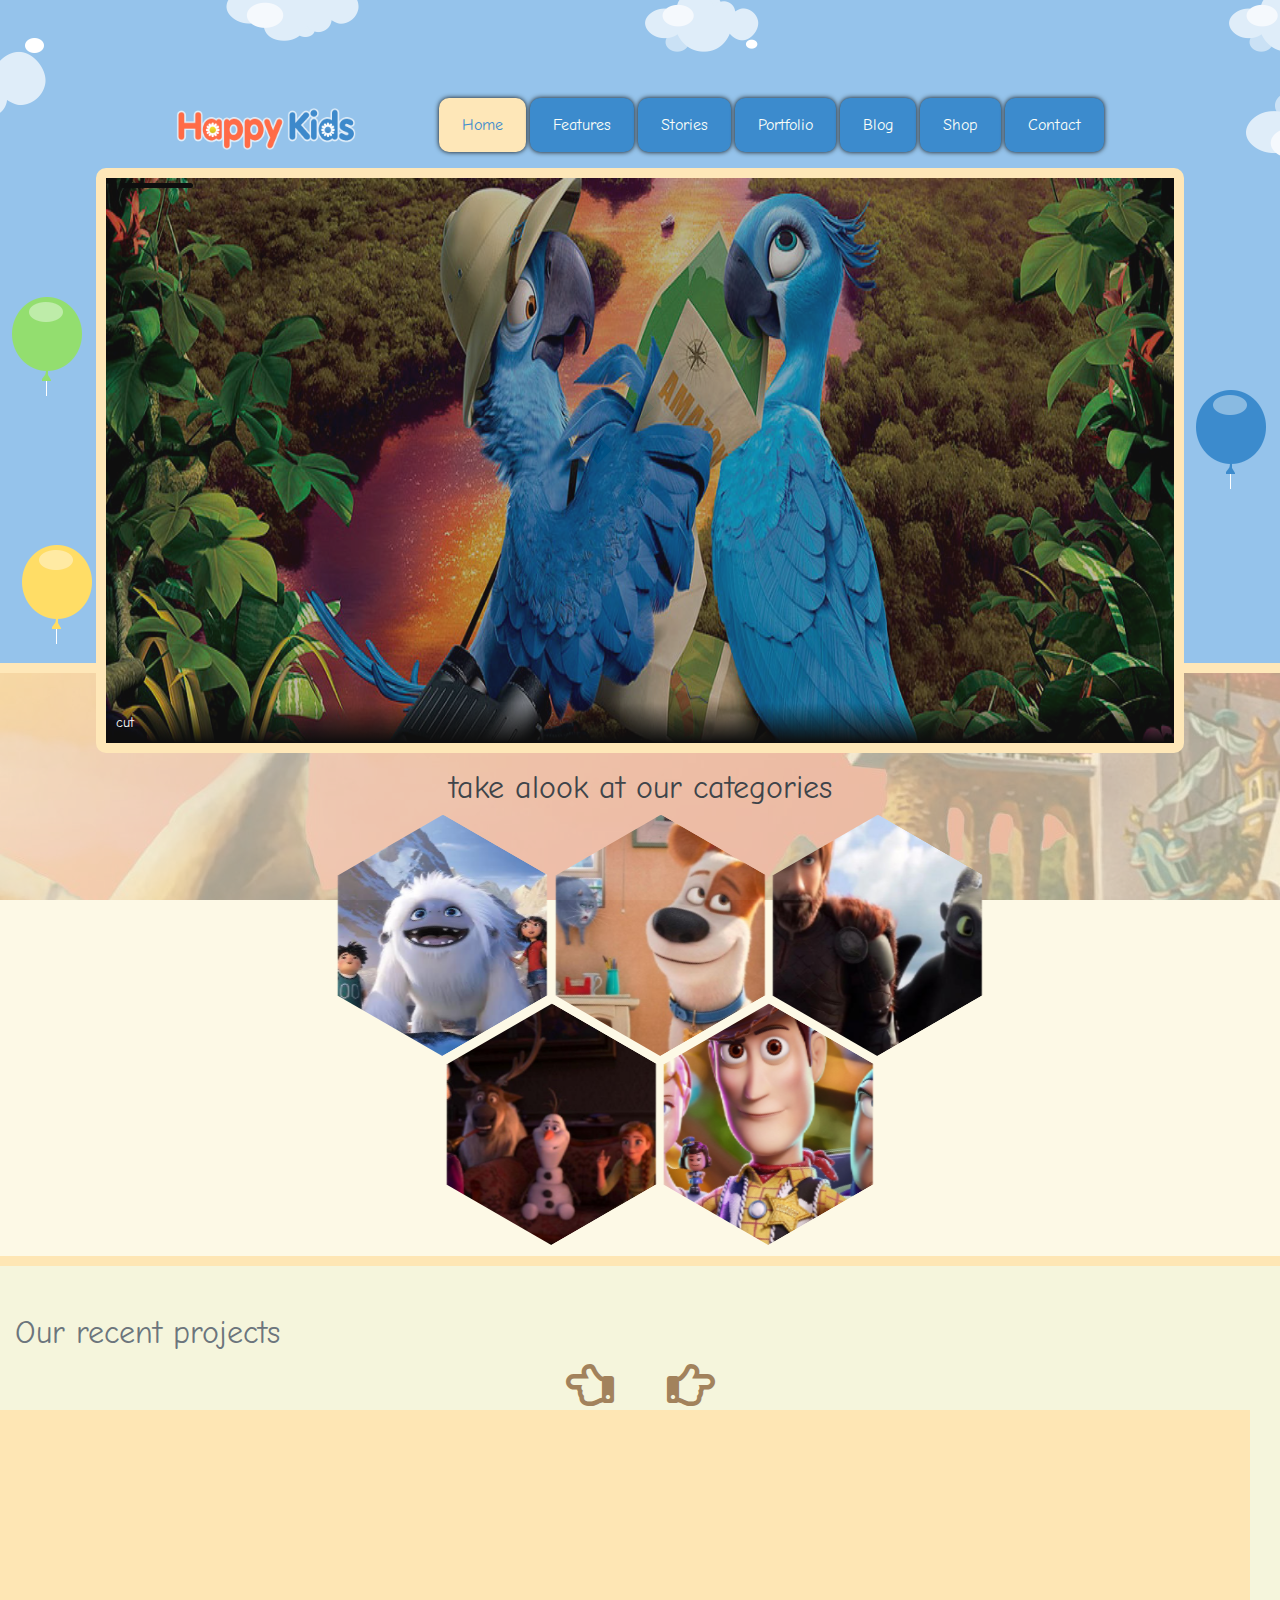
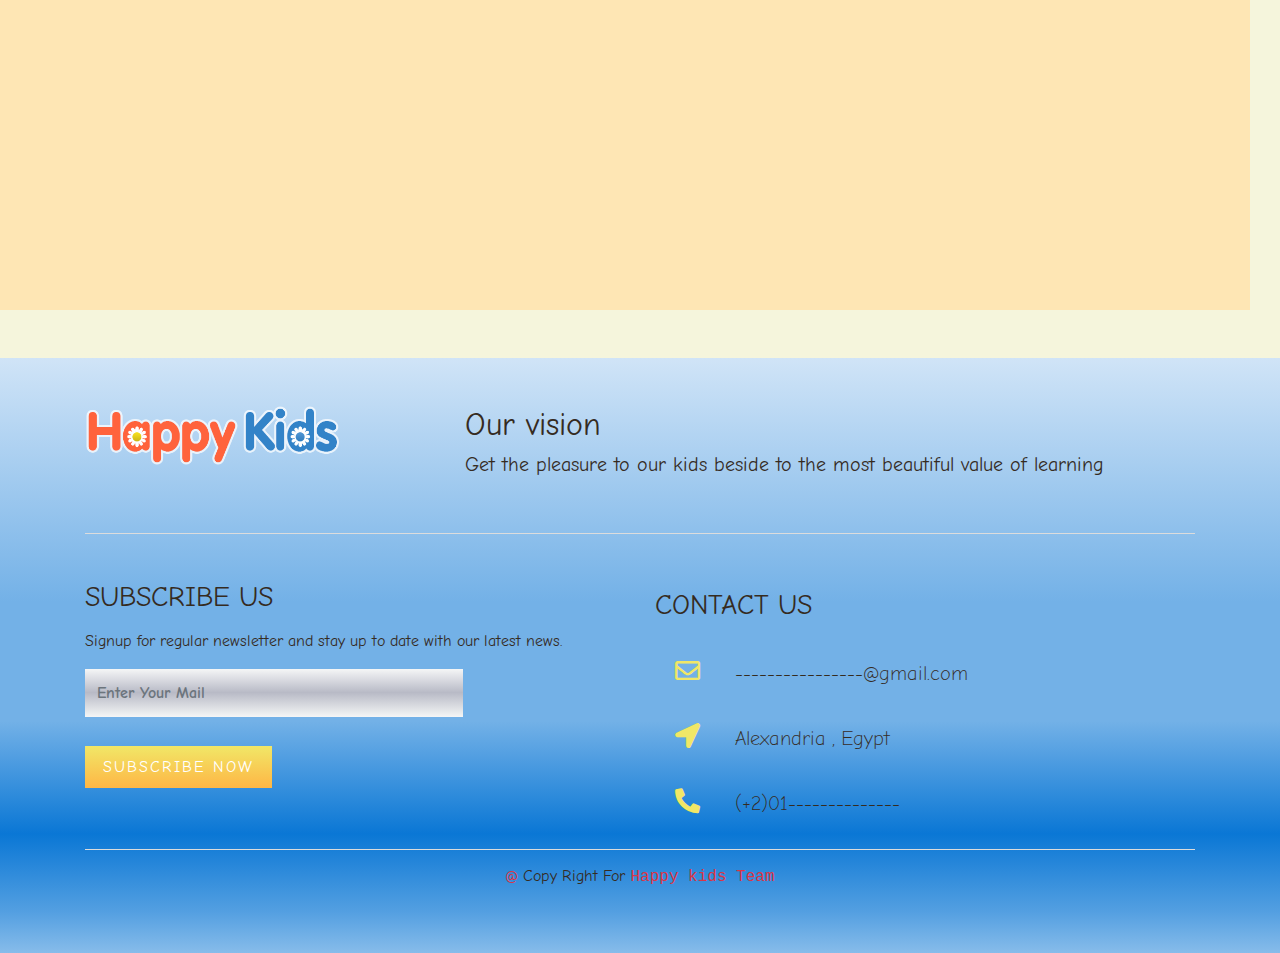
<file: index.html>
<html>

<head>
  <meta charset="UTF-8">
  <meta name="viewport" content="width=device-width,initial-scale=1.0">
  <link rel="stylesheet" href="css/skitter.unmini.css">
  <link rel="stylesheet" href="css/bootstrap.css">
  <link rel="stylesheet" href="css/all.min.css">
  <link rel="stylesheet" href="css/owl.carousel.min.css">
  <link rel="stylesheet" href="css/owl.theme.default.min.css">
  <link rel="stylesheet" href="css/style-index.css">
  <link rel="stylesheet" href="css/aos.css">
  <link href="https://fonts.googleapis.com/css2?family=Comic+Neue:wght@300&display=swap" rel="stylesheet">
  <title>Happy Kids Stories</title>




</head>

<body>

  <!--  start loading page  -->
  <div class="loader-cover">
    <div class="loader">
      <span></span>
      <span></span>
      <span></span>
      <span></span>
    </div>
  </div>
  <!--  end of loading page  -->






  <!--  start header    -->
  <header class="intro-header ">
    <div class="container-header">

      <!--  start nav bar   -->
      <nav class="navbar  navbar-expand-xl  navbar-light w-75 m-auto">
        <a class="navbar-brand" href="#"><img src="imgs/logo_retina-36qx5r29oooigoxx4rt6a2.png" class="w-75" alt=""></a>


        <button class="navbar-toggler d-lg-none" type="button" data-toggle="collapse" data-target="#collapsibleNavId"
          aria-controls="collapsibleNavId" aria-expanded="false" aria-label="Toggle navigation">
          <span class="navbar-toggler-icon"></span>
        </button>



        <div class="collapse navbar-collapse" id="collapsibleNavId">
          <ul class="navbar-nav ml-auto mt-2 mt-lg-0">
            <li class="nav-item my-nav-item active">
              <a class="nav-link " href="#">Home</a>
            </li>
            <li class="nav-item my-nav-item">
              <a class="nav-link " href="#">Features</a>
            </li>
            <li class="nav-item my-nav-item">
              <a class="nav-link " href="bookshelf-2.html" target="_blank">Stories</a>
            </li>
            <li class="nav-item my-nav-item">
              <a class="nav-link" href="#">Portfolio</a>
            </li>
            <li class="nav-item my-nav-item">
              <a class="nav-link " href="#">Blog</a>
            </li>
            <li class="nav-item my-nav-item">
              <a class="nav-link" href="#">Shop</a>
            </li>
            <li class="nav-item my-nav-item">
              <a class="nav-link" href="#">Contact</a>
            </li>


          </ul>

        </div>
      </nav>
      <!--  end nav bar   -->


      <!--  start caption carousle   -->
      <div id="" class="caption m-auto">

        <div class="skitter skitter-large ">
          <ul class="">
            <li class="">
              <a href="#cut" class=""><img src="imgs/slide-1.jpg" class="cut" /></a>
              <div class="label_text">
                <p>cut</p>
              </div>
            </li>
            <li>
              <a href="#swapBlocks"><img src="imgs/slide-2.jpg" class="swapBlocks" /></a>
              <div class="label_text">
                <p>swapBlocks</p>
              </div>
            </li>
            <li>
              <a href="#tube"><img src="imgs/slide-3.jpg" class="tube" /></a>
              <div class="label_text">
                <p>tube</p>
              </div>
            </li>

            <li>
              <a href="#swapBars"><img src="imgs/slide-4.jpg" class="swapBars" /></a>
              <div class="label_text">
                <p>swapBars</p>
              </div>
            </li>

            <li>
              <a href="#tube"><img src="imgs/slide-5.jpg" class="tube" /></a>
              <div class="label_text">
                <p>tube</p>
              </div>
            </li>


          </ul>
        </div>




      </div>
      <!--  end caption carousle   -->
    </div>
  </header>
  <!--  end header    -->





  <!--  start  category   -->
  <div class="categories hexa-cont">
    <div class="layer-cat">

    <div class="container text-center text-dark pt-5">
      <h2 class="pt-5"> take alook at our categories</h2>
    </div>

    <div class="container  w-70">
      <section class="  hexa-category">
        <ul id="hexGrid">
          <li class="hex">
            <div class="hexIn ">
              <a class="hexLink" href="#">
                <img src="imgs/story1.jpeg" alt="" />
                <h1>Abominable</h1>
                <<p> Read </p>
              </a>
            </div>
          </li>
          <li class="hex">
            <div class="hexIn">
              <a class="hexLink" href="#">
                <img src="imgs/story2.jpeg" alt="" />
                <h1>The Secret Life of Pets 2</h1>
                <p> Read </p>
              </a>
            </div>
          </li>
          <li class="hex">
            <div class="hexIn">
              <a class="hexLink" href="#">
                <img src="imgs/story3.jpeg" alt="" />
                <h1>How to Train Your Dragon: The Hidden World</h1>
                <p> Read </p>
              </a>
            </div>
          </li>
          <li class="hex">
            <div class="hexIn">
              <a class="hexLink" href="#">
                <img src="imgs/story4.jpeg" alt="" />
                <h1>Frozen 2</h1>
                <p> Read </p>
              </a>
            </div>
          </li>
          <li class="hex">
            <div class="hexIn">
              <a class="hexLink" href="#">
                <img src="imgs/story5.webp" alt="" />
                <h1>Toy Story </h1>
                <p> Read </p>
              </a>
            </div>
          </li>
        </ul>

      </section>










    </div>
    </div>

  </div>

  <!--  end category    -->




  <!-- start projects -->
  <div class=" projects container-fluid  py-5">

    <h2 class="text-secondary">Our recent projects</h2>
    <div class="owl-nav text-center ">
      <span class="customPrevBtn"><i class="far fa-hand-point-left scaling fa-3x mr-4 "></i></span>
      <span class="customNextBtn"><i class="far fa-hand-point-right scaling fa-3x ml-4 "></i></span>
    </div>

    <div class=" text-center row   owl-carousel">


      <div data-aos="fade-right" data-aos-duration="500" data-aos-easing="ease-in-out" data-aos-mirror="true"
        data-aos-once="false" data-aos-anchor-placement="top-center" class="    pb-3 ">
        <img src="imgs/500x500_1.jpg" class="w-100  img-border " alt="">
        <h3>Projects 1</h3>
        <p>Lorem ipsum dolor sit amet consectetur adipisicing elit. Culpa fugit ex maxime veritatis! Minus, dicta.</p>
        <button class="btn btn-ads">More</button>
      </div>


      <div data-aos="fade-down" data-aos-duration="500" data-aos-easing="ease-in-out" data-aos-mirror="true"
        data-aos-once="false" data-aos-anchor-placement="top-center" class="   pb-3    ">

        <img src="imgs/500x500_2.jpg" class="w-100 img-border " alt="">
        <h3>Projects 2</h3>
        <p>Lorem ipsum dolor sit amet, consectetur adipisicing elit. Quae iusto dolorem hic doloremque? Omnis, nemo..
        </p>
        <button class="btn btn-ads">More</button>
      </div>

      <div data-aos="fade-up" data-aos-duration="500" data-aos-easing="ease-in-out" data-aos-mirror="true"
        data-aos-once="false" data-aos-anchor-placement="top-center" class="  pb-3  ">
        <img src="imgs/500x500_3.jpg" class="w-100 img-border " alt="">
        <h3>Projects 3</h3>
        <p>Lorem ipsum dolor sit amet consectetur adipisicing elit. Earum veritatis ratione exercitationem id sunt ad!.
        </p>
        <button class="btn btn-ads">More</button>
      </div>
      <div data-aos="fade-down" data-aos-duration="500" data-aos-easing="ease-in-out" data-aos-mirror="true"
        data-aos-once="false" data-aos-anchor-placement="top-center" class=" pb-3 ">
        <img src="imgs/500x500_4.jpg" class="w-100 img-border" alt="">
        <h3>Projects 4</h3>
        <p>Lorem ipsum dolor sit amet consectetur, adipisicing elit. Porro, tempore assumenda voluptas animi eos
          voluptatum.</p>
        <button class="btn btn-ads">More</button>
      </div>
      <div data-aos="fade-up" data-aos-duration="500" data-aos-easing="ease-in-out" data-aos-mirror="true"
        data-aos-once="false" data-aos-anchor-placement="top-center" class=" pb-3 ">
        <img src="imgs/500x500_6.jpg" class="w-100 img-border" alt="">
        <h3>Projects 5</h3>
        <p>Lorem ipsum dolor sit amet consectetur, adipisicing elit. Porro, tempore assumenda voluptas animi eos
          voluptatum.</p>
        <button class="btn btn-ads">More</button>
      </div>
      <div data-aos="fade-down" data-aos-duration="500" data-aos-easing="ease-in-out" data-aos-mirror="true"
        data-aos-once="false" data-aos-anchor-placement="top-center" class="pb-3">
        <img src="imgs/500x500_7.jpg" class="w-100 img-border" alt="">
        <h3>Projects 6</h3>
        <p>Lorem ipsum dolor sit amet consectetur, adipisicing elit. Porro, tempore assumenda voluptas animi eos
          voluptatum.</p>
        <button class="btn btn-ads">More</button>
      </div>
      <div data-aos="fade-left" data-aos-duration="500" data-aos-easing="ease-in-out" data-aos-mirror="true"
        data-aos-once="false" data-aos-anchor-placement="top-center" class="pb-3">
        <img src="imgs/500x500_8.jpg" class="w-100 img-border" alt="">
        <h3>Projects 7</h3>
        <p>Lorem ipsum dolor sit amet consectetur, adipisicing elit. Porro, tempore assumenda voluptas animi eos
          voluptatum.</p>
        <button class="btn btn-ads">More</button>
      </div>
    </div>
  </div>

  <!-- end projects -->


  

  <!-- start footer -->

  <footer class="footer py-5">
 
    <div class="container ">
      <div class="row">
          <div class="col-md-3">
              <img src="imgs/logo_retina-36qx5r29oooigoxx4rt6a22x.png" class="w-100" alt="">
          </div>
          <div class="offset-1 col-md-8">
            <h2>Our vision</h2>
              <h5>Get the pleasure to our kids beside to the most beautiful value of learning </h5>
          </div>
      </div>
      <div class="line my-5"></div>

      <div class="row">
          <div class="col-md-6">
              <div class="layer">
                  <h3> SUBSCRIBE US</h3>
                  <p class="my-3">Signup for regular newsletter and stay up to date with our latest news.</p>
                  <input type="text" placeholder="Enter Your Mail" class="setMailInput form-control">
                  <br>
                  <button class="subBtn">Subscribe Now</button>
              </div>
          </div>
          <div class="col-md-6 contact mt-2">
              <h3 class="mb-3">CONTACT US</h3>
              <i class="far fa-envelope"></i>
              <p>----------------@gmail.com</p>
              <br>
              <i class="fas fa-location-arrow"></i>
              <p>Alexandria , Egypt</p>
              <br>
              <i class="fas fa-phone-alt"></i>
              <p>(+2)01--------------</p>



          </div>
      </div>
      <div class="line my-3"></div>
      <div class="row">
          <div class="col-md-12 text-center">
              <p>
                  <span class="text-danger">@</span>
                  Copy Right For
                      <span class="text-monospace text-danger">Happy kids Team</span>
              </p>
          </div>
      </div>
  </div>


  </footer>
  
  <!-- end  footer -->





  <script src="js/jquery-3.5.1.min.js"></script>
  <script src="js/jquery.easing.1.3.js"></script>
  <script src="js/jquery.skitter.min.js"></script>
  <script src="js/owl.carousel.min.js"></script>
  <script src="js/aos.js"></script>
  <script src="js/popper.min.js"></script>
  <script src="js/bootstrap.js"></script>
  <script src="js/test.js"></script>
</body>

</html>
</file>
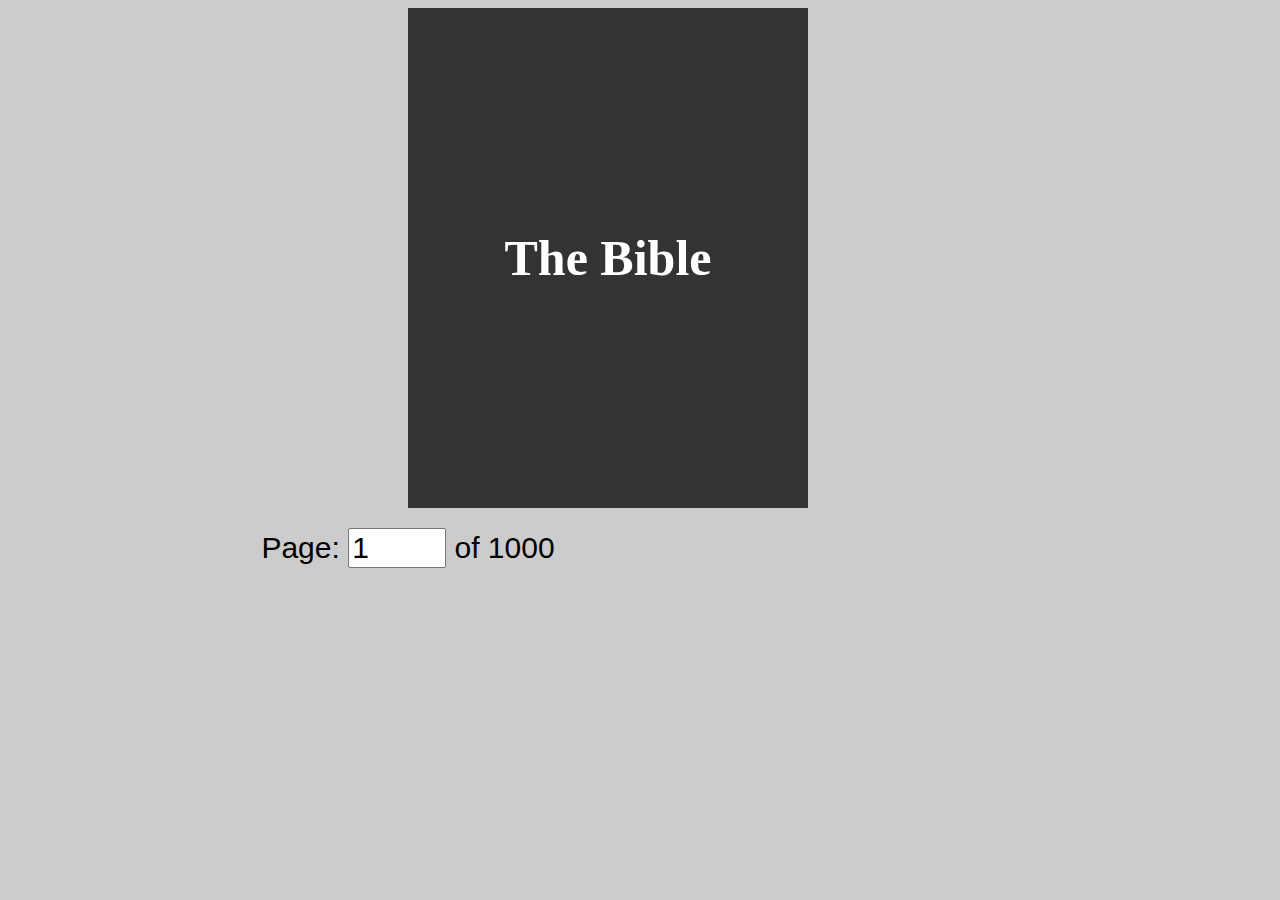
<file: turn.js-master/demos/bible/index.html>
<!doctype html>
<html>
<head>
<script type="text/javascript" src="http://code.jquery.com/jquery-1.7.1.min.js"></script>
<script type="text/javascript" src="../../turn.min.js"></script>

<style type="text/css">
body{
	background:#ccc;
}
#book{
	width:800px;
	height:500px;
}

#book .turn-page{
	background-color:white;
}

#book .cover{
	background:#333;
}

#book .cover h1{
	color:white;
	text-align:center;
	font-size:50px;
	line-height:500px;
	margin:0px;
}

#book .loader{
	background-image:url(loader.gif);
	width:24px;
	height:24px;
	display:block;
	position:absolute;
	top:238px;
	left:188px;
}

#book .data{
	text-align:center;
	font-size:40px;
	color:#999;
	line-height:500px;
}

#controls{
	width:800px;
	text-align:center;
	margin:20px 0px;
	font:30px arial;
}

#controls input, #controls label{
	font:30px arial;
}

#book .odd{
	background-image:-webkit-linear-gradient(left, #FFF 95%, #ddd 100%);
	background-image:-moz-linear-gradient(left, #FFF 95%, #ddd 100%);
	background-image:-o-linear-gradient(left, #FFF 95%, #ddd 100%);
	background-image:-ms-linear-gradient(left, #FFF 95%, #ddd 100%);
}

#book .even{
	background-image:-webkit-linear-gradient(right, #FFF 95%, #ddd 100%);
	background-image:-moz-linear-gradient(right, #FFF 95%, #ddd 100%);
	background-image:-o-linear-gradient(right, #FFF 95%, #ddd 100%);
	background-image:-ms-linear-gradient(right, #FFF 95%, #ddd 100%);
}
</style>
</head>
<body>

<div id="book">
	<div class="cover"><h1>The Bible</h1></div>
</div>

<div id="controls">
	<label for="page-number">Page:</label> <input type="text" size="3" id="page-number"> of <span id="number-pages"></span>
</div>

<script type="text/javascript">

	// Sample using dynamic pages with turn.js

	var numberOfPages = 1000; 


	// Adds the pages that the book will need
	function addPage(page, book) {
		// 	First check if the page is already in the book
		if (!book.turn('hasPage', page)) {
			// Create an element for this page
			var element = $('<div />', {'class': 'page '+((page%2==0) ? 'odd' : 'even'), 'id': 'page-'+page}).html('<i class="loader"></i>');
			// If not then add the page
			book.turn('addPage', element, page);
			// Let's assum that the data is comming from the server and the request takes 1s.
			setTimeout(function(){
					element.html('<div class="data">Data for page '+page+'</div>');
			}, 1000);
		}
	}

	$(window).ready(function(){
		$('#book').turn({acceleration: true,
							pages: numberOfPages,
							elevation: 50,
							gradients: !$.isTouch,
							when: {
								turning: function(e, page, view) {

									// Gets the range of pages that the book needs right now
									var range = $(this).turn('range', page);

									// Check if each page is within the book
									for (page = range[0]; page<=range[1]; page++) 
										addPage(page, $(this));

								},

								turned: function(e, page) {
									$('#page-number').val(page);
								}
							}
						});

		$('#number-pages').html(numberOfPages);

		$('#page-number').keydown(function(e){

			if (e.keyCode==13)
				$('#book').turn('page', $('#page-number').val());
				
		});
	});

	$(window).bind('keydown', function(e){

		if (e.target && e.target.tagName.toLowerCase()!='input')
			if (e.keyCode==37)
				$('#book').turn('previous');
			else if (e.keyCode==39)
				$('#book').turn('next');

	});

</script>


</body>
</html>
</file>
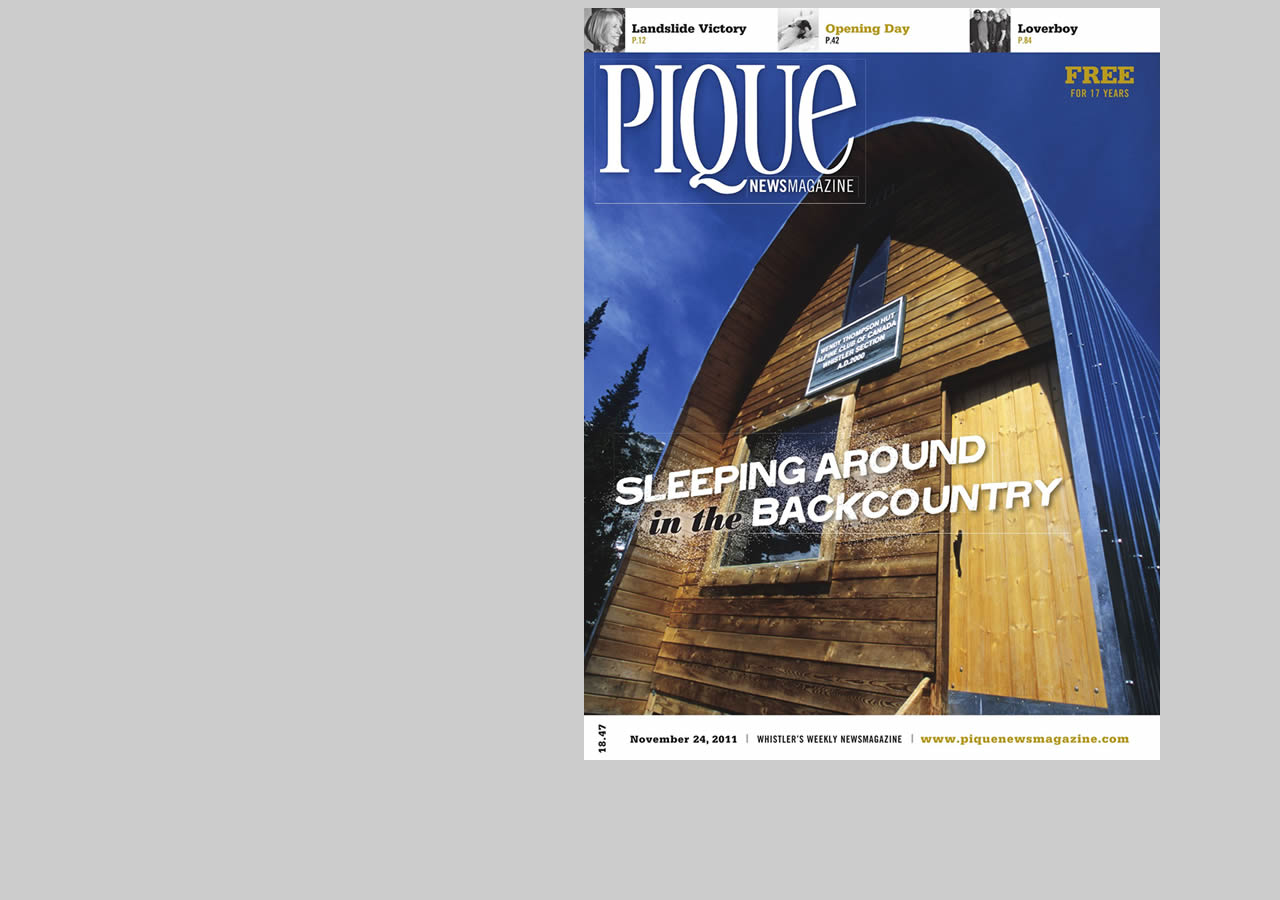
<file: turn.js-master/demos/magazine/index.html>
<!doctype html>
<html>
<head>
<script type="text/javascript" src="http://code.jquery.com/jquery-1.7.1.min.js"></script>
<script type="text/javascript" src="../../turn.min.js"></script>

<style type="text/css">
body{
	background:#ccc;
}
#magazine{
	width:1152px;
	height:752px;
}
#magazine .turn-page{
	background-color:#ccc;
	background-size:100% 100%;
}
</style>
</head>
<body>

<div id="magazine">
	<div style="background-image:url(pages/01.jpg);"></div>
	<div style="background-image:url(pages/02.jpg);"></div>
	<div style="background-image:url(pages/03.jpg);"></div>
	<div style="background-image:url(pages/04.jpg);"></div>
	<div style="background-image:url(pages/05.jpg);"></div>
	<div style="background-image:url(pages/06.jpg);"></div>
</div>


<script type="text/javascript">

	$(window).ready(function() {
		$('#magazine').turn({
							display: 'double',
							acceleration: true,
							gradients: !$.isTouch,
							elevation:50,
							when: {
								turned: function(e, page) {
									/*console.log('Current view: ', $(this).turn('view'));*/
								}
							}
						});
	});
	
	
	$(window).bind('keydown', function(e){
		
		if (e.keyCode==37)
			$('#magazine').turn('previous');
		else if (e.keyCode==39)
			$('#magazine').turn('next');
			
	});

</script>

</body>
</html>
</file>
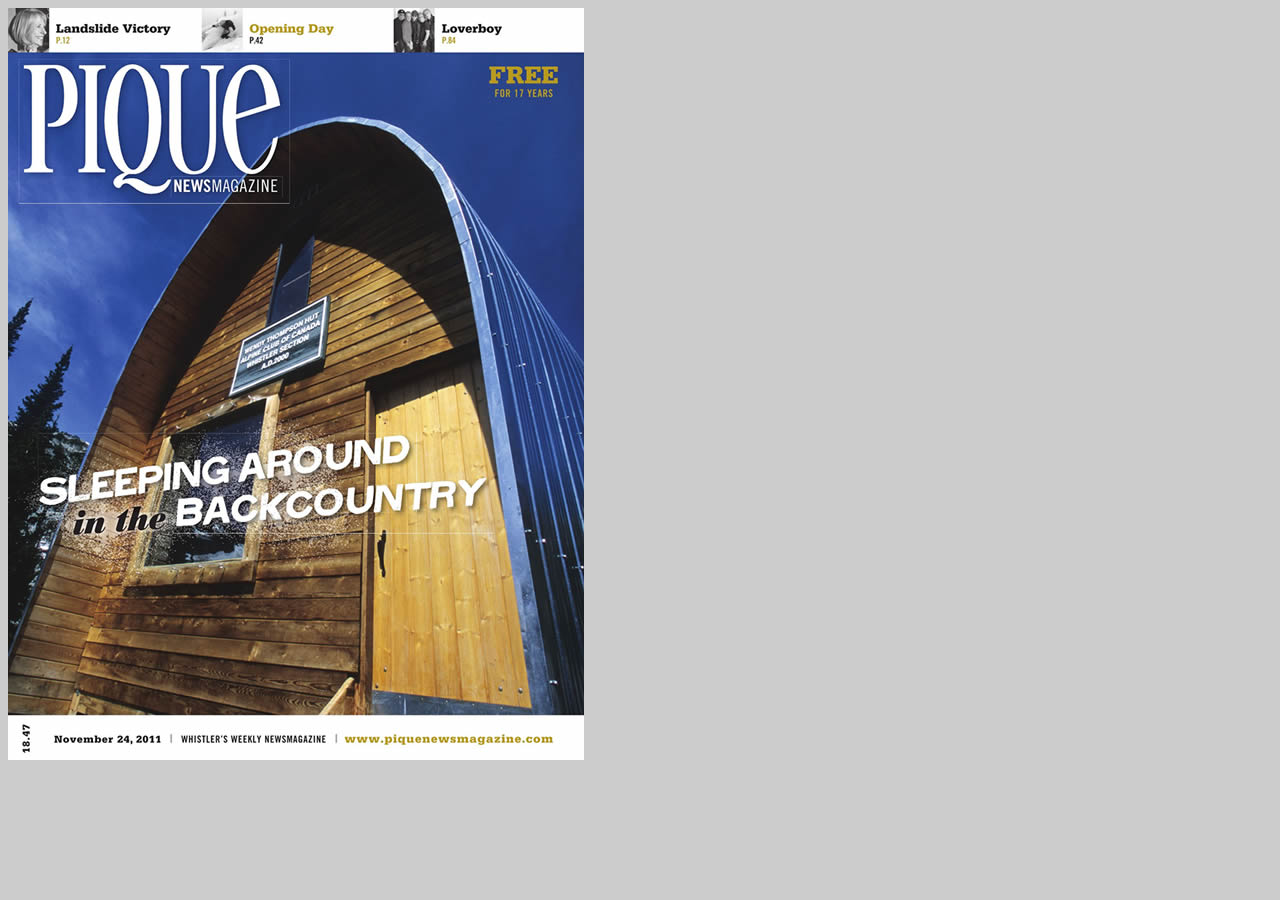
<file: turn.js-master/demos/magazine_single/index.html>
<!doctype html>
<html>
<head>
<script type="text/javascript" src="http://code.jquery.com/jquery-1.7.1.min.js"></script>
<script type="text/javascript" src="../../turn.min.js"></script>

<style type="text/css">
body{
	background:#ccc;
}
#magazine{
	width:576px;
	height:752px;
}
#magazine .turn-page{
	background-color:#ccc;
	background-size:100% 100%;
}
</style>
</head>
<body>

<div id="magazine">
	<div style="background-image:url(pages/01.jpg);"></div>
	<div style="background-image:url(pages/02.jpg);"></div>
	<div style="background-image:url(pages/03.jpg);"></div>
	<div style="background-image:url(pages/04.jpg);"></div>
	<div style="background-image:url(pages/05.jpg);"></div>
	<div style="background-image:url(pages/06.jpg);"></div>
</div>


<script type="text/javascript">

	$(window).ready(function() {
		$('#magazine').turn({
							display: 'single',
							acceleration: true,
							gradients: !$.isTouch,
							elevation:50,
							when: {
								turned: function(e, page) {
									/*console.log('Current view: ', $(this).turn('view'));*/
								}
							}
						});
	});
	
	
	$(window).bind('keydown', function(e){
		
		if (e.keyCode==37)
			$('#magazine').turn('previous');
		else if (e.keyCode==39)
			$('#magazine').turn('next');
			
	});

</script>

</body>
</html>
</file>
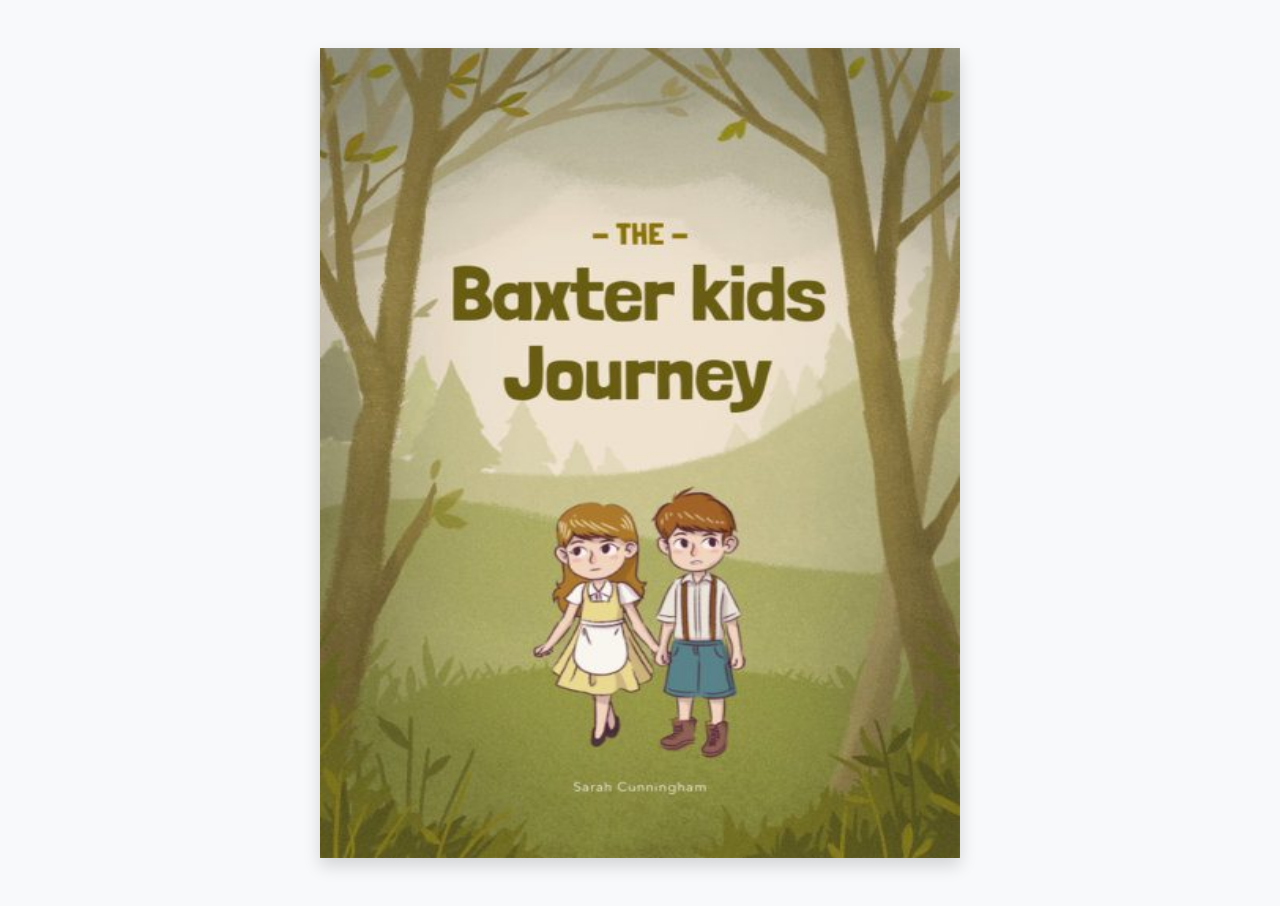
<file: books.html>
<!doctype html>
<html lang="en">

<head>
    <title>Title</title>
    <title>Flib book</title>
    <meta charset="UTF-8">
    <meta name="viewport" content="width=device-width,initial-scale=1.0">
    <link rel="stylesheet" href="css/skitter.unmini.css">
    <link rel="stylesheet" href="css/bootstrap.css">
    <link rel="stylesheet" href="css/all.min.css">
    <link rel="stylesheet" href="css/owl.carousel.min.css">
    <link rel="stylesheet" href="css/owl.theme.default.min.css">
    <link rel="stylesheet" href="css/style-index.css">
    <link rel="stylesheet" href="css/bookstyle.css">
    <link rel="stylesheet" href="css/aos.css">
    <link href="https://fonts.googleapis.com/css2?family=Comic+Neue:wght@300&display=swap" rel="stylesheet">
</head>

<body class="bg-light">



<div class="container book-container py-5 ">
    <div id="book1" class="flipbook  m-auto text-dark book1">

        <div class="hard"> <img src="imgs/book 3.jpg" class="w-100 h-100 " alt=""></div>

        <div class="1 pt-0">
            <img src="imgs/received_702376587156359.jpeg" class="w-90 h-100 pb-3" alt="">
          
        </div>
        <div class="1 pt-5">
            <img src="imgs/500x500_1.jpg" class="w-50 rounded-circle pb-3" alt="">
            <p>Lorem ipsum dolor sit amet.</p>
        </div>
        <div class="1 pt-5">
            <img src="imgs/500x500_4.jpg" class="w-50 rounded-circle pb-3" alt="">
            <p>Lorem ipsum dolor sit amet.</p>
        </div>
        <div class="1 pt-5">
            <img src="imgs/500x500_6.jpg" class="w-50 rounded-circle pb-3" alt="">
            <p>Lorem ipsum dolor sit amet.</p>
        </div>
        <div class="1 pt-5">
            <img src="imgs/500x500_7.jpg" class="w-50 rounded-circle pb-3" alt="">
            <p>Lorem ipsum dolor sit amet.</p>
        </div>
    

       
    </div>


    
</div>









  




    <script src="js/jquery-3.5.1.min.js"></script>
    <script src="js/jquery.easing.1.3.js"></script>
    <script src="js/jquery.skitter.min.js"></script>
    <script src="js/owl.carousel.min.js"></script>
    <script src="js/aos.js"></script>
    <script src="turn.js-master/turn.js"></script>
    <script src="js/popper.min.js"></script>
    <script src="js/bootstrap.js"></script>
    <script src="js/test.js"></script>
</body>

</html>
</file>
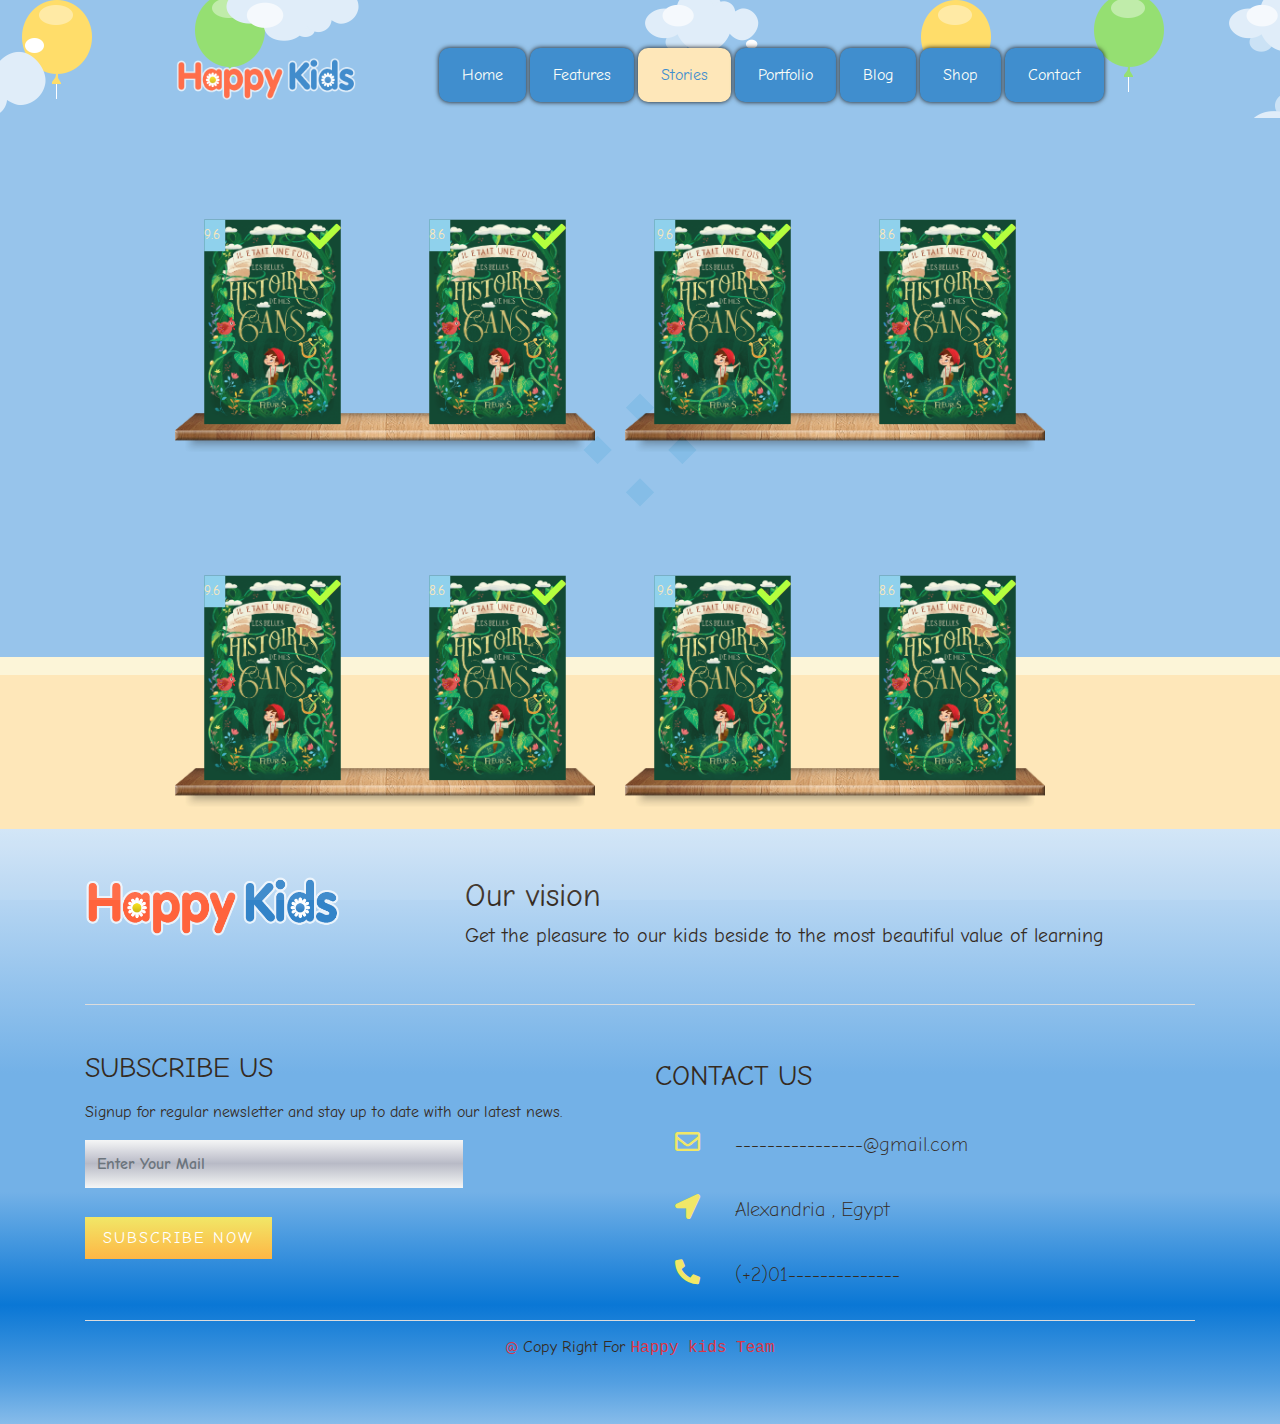
<file: bookshelf-2.html>
<!doctype html>
<html lang="en">

<head>
  <title>Title</title>
  <title>Flib book</title>
  <meta charset="UTF-8">
  <meta name="viewport" content="width=device-width,initial-scale=1.0">
  <link rel="stylesheet" href="css/bootstrap.css">
  <link rel="stylesheet" href="css/all.min.css">
  <link rel="stylesheet" href="css/style-index.css">
  <link rel="stylesheet" href="css/bookstyle.css">
  <link href="https://fonts.googleapis.com/css2?family=Comic+Neue:wght@300&display=swap" rel="stylesheet">
</head>

<body>
  <!--  start loading page  -->
  <div class="loader-cover">
    <div class="loader">
      <span></span>
      <span></span>
      <span></span>
      <span></span>
    </div>
  </div>
  <!--  end of loading page  -->


  <div class="library ">
    <div class="library-cloud ">
      <!--  start nav bar   -->
      <nav class="navbar pt-5 navbar-expand-xl  navbar-light w-75 m-auto">
        <a class="navbar-brand" href="#"><img src="imgs/logo_retina-36qx5r29oooigoxx4rt6a2.png" class="w-75" alt=""></a>


        <button class="navbar-toggler d-lg-none" type="button" data-toggle="collapse" data-target="#collapsibleNavId"
          aria-controls="collapsibleNavId" aria-expanded="false" aria-label="Toggle navigation">
          <span class="navbar-toggler-icon"></span>
        </button>



        <div class="collapse navbar-collapse" id="collapsibleNavId">
          <ul class="navbar-nav ml-auto mt-2 mt-lg-0">
            <li class="nav-item my-nav-item ">
              <a class="nav-link " href="index.html">Home</a>
            </li>
            <li class="nav-item my-nav-item">
              <a class="nav-link " href="#">Features</a>
            </li>
            <li class="nav-item my-nav-item active">
              <a class="nav-link " href="#">Stories</a>
            </li>
            <li class="nav-item my-nav-item">
              <a class="nav-link" href="#">Portfolio</a>
            </li>
            <li class="nav-item my-nav-item">
              <a class="nav-link " href="#">Blog</a>
            </li>
            <li class="nav-item my-nav-item">
              <a class="nav-link" href="#">Shop</a>
            </li>
            <li class="nav-item my-nav-item">
              <a class="nav-link" href="#">Contact</a>
            </li>


          </ul>

        </div>
      </nav>
    </div>
      <!--  end nav bar   -->
       <!--  start library  -->
      <div class="container w-75">

        <div class="row library-box">

          <div class="col-md-6 row">

            <div class="col-6  ">

              <div class="book-cont">
                <div class="rate d-flex align-items-center">9.6</div>
                <i class="fas fa-check fa-3x readen"></i>
                <img src="imgs/book 1.png" class="w-100 " alt="">
              </div>


            </div>

            <div class="col-6  ">

              <div class="book-cont">
                <div class="rate d-flex align-items-center">8.6</div>
                <i class="fas fa-check fa-3x readen"></i>
                <img src="imgs/book 1.png" class="w-100 " alt="">
              </div>


            </div>


            <div class="col-12 shelf">
              <img src="imgs/wall-bookshelf.png" class="w-100 " alt="">
            </div>

          </div>

          <!-------------------------------------------------------->


          <div class="col-md-6 row">

            <div class="col-6  ">

              <div class="book-cont">
                <div class="rate d-flex align-items-center justify-content-center">9.6</div>
                <i class="fas fa-check fa-3x readen"></i>
                <img src="imgs/book 1.png" class="w-100 " alt="">
              </div>


            </div>

            <div class="col-6  ">

              <div class="book-cont">
                <div class="rate d-flex align-items-center">8.6</div>
                <i class="fas fa-check fa-3x readen"></i>
                <img src="imgs/book 1.png" class="w-100 " alt="">
              </div>


            </div>


            <div class="col-12 shelf">
              <img src="imgs/wall-bookshelf.png" class="w-100 " alt="">
            </div>

          </div>




        </div>
        <div class="row library-box">
          <div class="col-md-6 row">
            <div class="col-6  ">
              <div class="book-cont">
                <div class="rate d-flex align-items-center">9.6</div>
                <i class="fas fa-check fa-3x readen"></i>
                <img src="imgs/book 1.png" class="w-100 " alt="">
              </div>
            </div>
            <div class="col-6  ">
              <div class="book-cont">
                <div class="rate d-flex align-items-center">8.6</div>
                <i class="fas fa-check fa-3x readen"></i>
                <img src="imgs/book 1.png" class="w-100 " alt="">
              </div>
            </div>
            <div class="col-12 shelf">
              <img src="imgs/wall-bookshelf.png" class="w-100 " alt="">
            </div>
          </div>
          <!-------------------------------------------------------->
          <div class="col-md-6 row">
            <div class="col-6  ">
              <div class="book-cont">
                <div class="rate d-flex align-items-center justify-content-center">9.6</div>
                <i class="fas fa-check fa-3x readen"></i>
                <img src="imgs/book 1.png" class="w-100 " alt="">
              </div>
            </div>
            <div class="col-6  ">
              <div class="book-cont">
                <div class="rate d-flex align-items-center">8.6</div>
                <i class="fas fa-check fa-3x readen"></i>
                <img src="imgs/book 1.png" class="w-100 " alt="">
              </div>
            </div>
            <div class="col-12 shelf">
              <img src="imgs/wall-bookshelf.png" class="w-100 " alt="">
            </div>

          </div>
        </div>
      </div>
   
  </div>



  <!--  end library  -->






  <!-- start footer -->

  <footer class="footer py-5">

    <div class="container ">
      <div class="row">
        <div class="col-md-3">
          <img src="imgs/logo_retina-36qx5r29oooigoxx4rt6a22x.png" class="w-100" alt="">
        </div>
        <div class="offset-1 col-md-8">
          <h2>Our vision</h2>
          <h5>Get the pleasure to our kids beside to the most beautiful value of learning </h5>
        </div>
      </div>
      <div class="line my-5"></div>

      <div class="row">
        <div class="col-md-6">
          <div class="layer">
            <h3> SUBSCRIBE US</h3>
            <p class="my-3">Signup for regular newsletter and stay up to date with our latest news.</p>
            <input type="text" placeholder="Enter Your Mail" class="setMailInput form-control">
            <br>
            <button class="subBtn">Subscribe Now</button>
          </div>
        </div>
        <div class="col-md-6 contact mt-2">
          <h3 class="mb-3">CONTACT US</h3>
          <i class="far fa-envelope"></i>
          <p>----------------@gmail.com</p>
          <br>
          <i class="fas fa-location-arrow"></i>
          <p>Alexandria , Egypt</p>
          <br>
          <i class="fas fa-phone-alt"></i>
          <p>(+2)01--------------</p>



        </div>
      </div>
      <div class="line my-3"></div>
      <div class="row">
        <div class="col-md-12 text-center">
          <p>
            <span class="text-danger">@</span>
            Copy Right For
            <span class="text-monospace text-danger">Happy kids Team</span>
          </p>
        </div>
      </div>
    </div>


  </footer>

  <!-- end  footer -->





  <script src="js/jquery-3.5.1.min.js"></script>
  <script src="js/jquery.easing.1.3.js"></script>
  <script src="js/jquery.skitter.min.js"></script>
  <script src="js/turn.min.js"></script>
  <script src="js/popper.min.js"></script>
  <script src="js/bootstrap.js"></script>
  <script src="js/test.js"></script>
</body>

</html>
</file>
<file: css/skitter.unmini.css>
.skitter {
    position: relative;
    background: black;
    width:800px;
    min-height:400px;
}


.skitter.with-dots {
    margin-bottom: 60px;
}
.skitter.with-thumbs {
    margin-bottom: 60px;
}
.skitter > a img,
.skitter > img {
    max-width: none;
}
.skitter ul {
    display: none;
}
.skitter .container_skitter {
    overflow: hidden;
    position: relative;
}
.skitter .container_skitter .image_main {
    width: 100%;
}
.skitter .image {
    overflow: hidden;
}
.skitter .image > a img,
.skitter .image > img {
    width: 100%;
    display: none;
}
.skitter .box_clone {
    position: absolute;
    top: 0;
    left: 0;
    width: 100px;
    overflow: hidden;
    display: none;
    z-index: 20;
}
.skitter .box_clone img {
    position: absolute;
    top: 0;
    left: 0;
    z-index: 20;
}
.skitter .prev_button {
    position: absolute;
    top: 50%;
    left: 35px;
    transform: translateY(-50%);
    z-index: 152;
    width: 42px;
    height: 42px;
    overflow: hidden;
    text-indent: -9999em;
    transition: all 0.2s;
}
.skitter .next_button {
    position: absolute;
    top: 50%;
    right: 35px;
    transform: translateY(-50%);
    z-index: 152;
    width: 42px;
    height: 42px;
    overflow: hidden;
    text-indent: -9999em;
    transition: all 0.2s;
}
.skitter .prev_button:hover,
.skitter .next_button:hover {
    opacity: 0.5;
}
.skitter .info_slide {
    position: absolute;
    top: 15px;
    left: 15px;
    z-index: 100;
    background-color: #000;
    color: #fff;
    font: bold 11px arial;
    padding: 5px 0 5px 5px;
    border-radius: 5px;
    opacity: 0.75;
}
.skitter .info_slide .image_number {
    background-color: #333;
    float: left;
    padding: 2px 10px;
    margin: 0 5px 0 0;
    cursor: pointer;
    border-radius: 2px;
    transition: all 0.2s;
}
.skitter .info_slide .image_number:hover {
    background-color: #000;
}
.skitter .info_slide .image_number.image_number_select {
    background-color: #ccc;
    color: black;
}
.skitter .container_thumbs {
    position: relative;
    overflow: hidden;
    height: 50px;
}
.skitter .info_slide_thumb {
    height: 50px;
    border-radius: 0;
    overflow: hidden;
    top: auto;
    top: 0;
    left: 0;
    padding: 0;
    opacity: 1;
}
.skitter .info_slide_thumb .image_number {
    overflow: hidden;
    width: 100px;
    height: 50px;
    position: relative;
    margin: 0;
    padding: 0;
    border-radius: 0;
    background-size: cover;
    background-position: center center;
}
.skitter .info_slide_thumb .image_number.image_number_select {
    opacity: 0.4;
}
.skitter .box_scroll_thumbs {
    padding: 0;
}
.skitter .box_scroll_thumbs .scroll_thumbs {
    position: absolute;
    bottom: 60px;
    left: 50px;
    background-color: #ccc;
    width: 200px;
    height: 10px;
    overflow: hidden;
    text-indent: -9999em;
    z-index: 101;
    cursor: pointer;
    border: 0px solid #333;
}
.skitter .info_slide_dots {
    position: absolute;
    bottom: -40px;
    z-index: 151;
    padding: 5px 0 5px 5px;
    border-radius: 50px;
}
.skitter .info_slide_dots .image_number {
    background-color: #999;
    float: left;
    margin: 0 5px 0 0;
    cursor: pointer;
    border-radius: 50px;
    width: 14px;
    height: 14px;
    text-indent: -9999em;
    overflow: hidden;
    transition: all 0.2s;
}
.skitter .info_slide_dots .image_number:hover {
    background-color: #777;
}
.skitter .info_slide_dots .image_number.image_number_select {
    background-color: #222;
}
.loading {
    position: absolute;
    top: 50%;
    right: 50%;
    z-index: 10000;
    margin: -16px -16px;
    color: #fff;
    text-indent: -9999em;
    overflow: hidden;
    width: 32px;
    height: 32px;
}
.label_skitter {
    z-index: 150;
    position: absolute;
    bottom: 0px;
    left: 0px;
    display: none;
    z-index: 150;
    position: absolute;
    bottom: 0px;
    left: 0px;
    display: none;
    background: linear-gradient(transparent, #000);
    width: 100%;
}
.label_skitter p {
    color: #fff;
    padding: 10px;
    margin: 0;
    font-size: 14px;
}
.progressbar {
    background-color: #000;
    position: absolute;
    top: 5px;
    left: 15px;
    height: 5px;
    width: 200px;
    z-index: 99;
    border-radius: 20px;
}
.preview_slide {
    display: none;
    position: absolute;
    z-index: 152;
    bottom: 30px;
    left: -40px;
    width: 100px;
    height: 100px;
    background-color: #fff;
    border: 1px solid #222;
    box-shadow: rgba(0, 0, 0, 0.7) 2px 2px 5px;
    overflow: hidden;
}
.preview_slide ul {
    height: 100px;
    overflow: hidden;
    margin: 0;
    padding: 0;
    list-style: none;
    display: block;
    position: absolute;
    top: 0;
    left: 0;
}
.preview_slide ul li {
    width: 100px;
    height: 100px;
    overflow: hidden;
    float: left;
    margin: 0;
    padding: 0;
    position: relative;
    display: block;
}
.preview_slide ul li img {
    position: absolute;
    top: 0;
    left: 0;
    height: 150px;
    width: auto;
}
#overlay_skitter {
    position: absolute;
    top: 0;
    left: 0;
    width: 100%;
    z-index: 9998;
    opacity: 1;
    background-color: #000;
}
.skitter .focus_button {
    position: absolute;
    z-index: 100;
    width: 42px;
    height: 42px;
    overflow: hidden;
    text-indent: -9999em;
    opacity: 0;
    transition: all 0.2s;
}
.skitter .play_pause_button {
    position: absolute;
    top: 50%;
    left: 50%;
    transform: translateX(-50%) translateY(-50%);
    z-index: 151;
    width: 42px;
    height: 42px;
    overflow: hidden;
    text-indent: -9999em;
    opacity: 0;
    transition: all 0.2s;
}
.skitter .play_pause_button:hover {
    opacity: 0.5;
}
.skitter .focus_button:hover {
    opacity: 0.5;
}
.skitter .focus_button,
.skitter .next_button,
.skitter .prev_button,
.skitter .play_pause_button {
    display: block;
    background: url("../images/skitter/sprite-default.png") no-repeat;
    background-size: 84px auto;
}
.skitter .next_button {
    background-position: -0px -42px;
    width: 42px;
    height: 42px;
}
.skitter .prev_button {
    background-position: -42px -42px;
    width: 42px;
    height: 42px;
}
.skitter .play_pause_button {
    background-position: -0px -0px;
    width: 42px;
    height: 42px;
}
.skitter .play_pause_button.play_button {
    background-position: -0px -84px;
    width: 42px;
    height: 42px;
}
.skitter .focus_button {
    background-position: -42px -0px;
    width: 42px;
    height: 42px;
    top: 35px;
    left: 35px;
}
.skitter-clean .prev_button,
.skitter-clean .next_button,
.skitter-clean .play_pause_button,
.skitter-clean .focus_button {
    display: block;
    background: url("../images/skitter/sprite-clean.png") no-repeat;
    background-size: 47px auto;
}
.skitter-clean .prev_button {
    background-position: 0px 0px;
    width: 47px;
    height: 46px;
}
.skitter-clean .next_button {
    background-position: 0px -46px;
    width: 47px;
    height: 46px;
}
.skitter-clean .play_pause_button {
    background-position: -0px -133px;
    width: 41px;
    height: 41px;
}
.skitter-clean .play_pause_button.play_button {
    background-position: -0px -92px;
    width: 41px;
    height: 41px;
}
.skitter-clean .focus_button {
    background-position: -0px -174px;
    width: 41px;
    height: 41px;
}
.skitter-clean .info_slide {
    background-color: transparent;
}
.skitter-clean .info_slide .image_number {
    background-color: #fff;
    box-shadow: rgba(0, 0, 0, 0.2) 1px 1px 0;
    font-size: 12px;
    font-weight: normal;
    color: #333;
}
.skitter-clean .info_slide .image_number:hover {
    background-color: #ccc;
}
.skitter-clean .info_slide .image_number.image_number_select {
    background-color: #111;
    color: #fff;
}
.skitter-clean .info_slide_dots {
    background: rgba(0, 0, 0, 0.07);
    box-shadow: rgba(0, 0, 0, 0.3) 1px 1px 0;
}
.skitter-clean .info_slide_dots .image_number {
    width: 14px;
    height: 14px;
    background-color: #999;
}
.skitter-clean .info_slide_dots .image_number:hover {
    background-color: #333;
}
.skitter-clean .info_slide_dots .image_number.image_number_select {
    background-color: #111;
}
.skitter-clean .progressbar {
    top: 5px;
    left: 5px;
    background-color: #fff;
    box-shadow: rgba(0, 0, 0, 0.5) 1px 1px 0;
}
.skitter-minimalist .prev_button,
.skitter-minimalist .next_button,
.skitter-minimalist .play_pause_button,
.skitter-minimalist .focus_button {
    display: block;
    background: url("../images/skitter/sprite-minimalist.png") no-repeat;
    background-size: 24px auto;
}
.skitter-minimalist .prev_button {
    background-position: -0px -0px;
    width: 24px;
    height: 28px;
}
.skitter-minimalist .next_button {
    background-position: -0px -28px;
    width: 24px;
    height: 28px;
}
.skitter-minimalist .play_pause_button {
    background-position: -0px -74px;
    width: 18px;
    height: 18px;
    transform: none;
    top: 35px;
    left: 35px;
}
.skitter-minimalist .play_pause_button.play_button {
    background-position: -0px -56px;
    width: 18px;
    height: 18px;
}
.skitter-minimalist .focus_button {
    background-position: -0px -92px;
    width: 18px;
    height: 18px;
    transform: none;
    top: 35px;
    left: 95px;
}
.skitter-minimalist .info_slide {
    background-color: transparent;
}
.skitter-minimalist .info_slide .image_number {
    background-color: #000;
    box-shadow: rgba(255, 255, 255, 0.2) 1px 1px 0;
    font-size: 12px;
    font-weight: normal;
    background-color: #999;
}
.skitter-minimalist .info_slide .image_number:hover {
    background-color: #111;
}
.skitter-minimalist .info_slide .image_number.image_number_select {
    background-color: #ccc;
}
.skitter-minimalist .info_slide_dots .image_number {
    width: 14px;
    height: 14px;
    box-shadow: rgba(255, 255, 255, 0.2) 1px 1px 0;
    background-color: #999;
}
.skitter-minimalist .info_slide_dots .image_number:hover {
    background-color: #111;
}
.skitter-minimalist .info_slide_dots .image_number.image_number_select {
    background-color: #ccc;
}
.skitter-round .prev_button,
.skitter-round .next_button,
.skitter-round .play_pause_button,
.skitter-round .focus_button {
    display: block;
    background: url("../images/skitter/sprite-round.png") no-repeat;
    background-size: 47px auto;
}
.skitter-round .prev_button {
    background-position: -0px -0px;
    width: 23px;
    height: 47px;
    left: -23px;
}
.skitter-round .next_button {
    background-position: -23px -0px;
    width: 23px;
    height: 47px;
    right: -23px;
}
.skitter-round .next_button:hover {
    opacity: 1;
}
.skitter-round .prev_button:hover {
    opacity: 1;
}
.skitter-round .play_pause_button {
    background-position: -0px -70px;
    width: 47px;
    height: 23px;
    top: 0;
    left: 24px;
    transform: none;
}
.skitter-round .play_pause_button.play_button {
    background-position: -0px -47px;
    width: 47px;
    height: 23px;
}
.skitter-round .focus_button {
    background-position: -0px -93px;
    width: 47px;
    height: 23px;
    top: 0;
    left: 82px;
    margin-top: 0;
}
.skitter-round .info_slide {
    background-color: transparent;
}
.skitter-round .info_slide .image_number {
    background-color: #777;
    box-shadow: rgba(255, 255, 255, 0.2) 1px 1px 0;
    font-size: 12px;
    font-weight: normal;
}
.skitter-round .info_slide .image_number:hover {
    background-color: #333;
}
.skitter-round .info_slide .image_number.image_number_select {
    background-color: #111;
    color: white;
}
.skitter-round .info_slide_dots .image_number {
    width: 14px;
    height: 14px;
    box-shadow: rgba(255, 255, 255, 0.2) 1px 1px 0;
    background-color: #777;
}
.skitter-round .info_slide_dots .image_number:hover {
    background-color: #333;
}
.skitter-round .info_slide_dots .image_number.image_number_select {
    background-color: #111;
}
.skitter-round .progressbar {
    top: -10px;
    left: 0px;
    background-color: #333;
    box-shadow: rgba(255, 255, 255, 0.3) 1px 1px 0;
}
.skitter-square .play_pause_button,
.skitter-square .next_button,
.skitter-square .focus_button,
.skitter-square .prev_button {
    display: block;
    background: url("../images/skitter/sprite-square.png") no-repeat;
    background-size: 110px auto;
}
.skitter-square .play_pause_button {
    background-position: -55px -0px;
    width: 55px;
    height: 55px;
    top: 10px;
    left: 10px;
    bottom: auto;
    right: auto;
    margin-top: 0;
    transform: none;
}
.skitter-square .play_pause_button.play_button {
    background-position: -0px -0px;
    width: 55px;
    height: 55px;
}
.skitter-square .focus_button {
    background-position: -55px -55px;
    width: 55px;
    height: 55px;
    top: 10px;
    left: 65px;
    bottom: auto;
    right: auto;
    margin-top: 0;
    transform: none;
}
.skitter-square .next_button {
    background-position: -0px -55px;
    width: 55px;
    height: 55px;
    top: 10px;
    left: auto;
    right: 10px;
    margin: 0;
    transform: none;
}
.skitter-square .prev_button {
    background-position: -0px -110px;
    width: 55px;
    height: 55px;
    top: 10px;
    left: auto;
    right: 65px;
    margin: 0;
    transform: none;
}
.skitter-square .info_slide {
    background-color: transparent;
}
.skitter-square .info_slide .image_number {
    background-color: #fff;
    box-shadow: rgba(0, 0, 0, 0.2) 1px 1px 0;
    font-size: 12px;
    font-weight: normal;
    color: #333;
}
.skitter-square .info_slide .image_number:hover {
    background-color: #ccc;
}
.skitter-square .info_slide .image_number.image_number_select {
    background-color: #111;
    color: #fff;
}
.skitter-square .info_slide_dots .image_number {
    width: 14px;
    height: 14px;
    box-shadow: rgba(255, 255, 255, 0.2) 1px 1px 0;
    background-color: #ccc;
}
.skitter-square .info_slide_dots .image_number:hover {
    background-color: #999;
}
.skitter-square .info_slide_dots .image_number.image_number_select {
    background-color: #555;
}
.skitter-square .progressbar {
    top: 0;
    left: 0;
    width: 100%;
    background-color: #fff;
    border-radius: 0;
    height: 2px;
}
@media (max-width: 1024px) {
    .skitter .info_slide_dots,
    .skitter .info_slide {
        display: none;
    }
}
.skitter-spinner {
    padding: 10px 12px;
    border-radius: 100%;
    pointer-events: none;
    position: absolute;
    top: 50%;
    left: 50%;
    transform: translate(-50%, -50%);
}
.skitter-spinner .icon-sending {
    display: inline-block;
    animation: rotateMe 500ms linear infinite;
    border-radius: 100%;
    border: 2px solid white;
    border-bottom-color: transparent;
    width: 20px;
    height: 20px;
    vertical-align: top;
}
@keyframes rotateMe {
    0% {
        transform: rotate(0deg);
    }
    100% {
        transform: rotate(360deg);
    }
}
</file>
<file: css/style-index.css>
/*---------------- start of loading page------------------------*/

@keyframes loader {
    0%,
    10%,
    100% {
        width: 40px;
        height: 40px;
    }
    65% {
        width: 75px;
        height: 75px;
    }
}

@keyframes loaderBlock {
    0%,
    30% {
        transform: rotate(0);
    }
    55% {
        background-color: #0fa0c5;
    }
    100% {
        transform: rotate(90deg);
    }
}

@keyframes loaderBlockInverse {
    0%,
    20% {
        transform: rotate(0);
    }
    55% {
        background-color: #0fa0c5;
    }
    100% {
        transform: rotate(-90deg);
    }
}

.loader-cover {
    position: fixed;
    top: 0;
    left: 0;
    right: 0;
    bottom: 0;
    background-color: white;
    z-index: 9999999;
}

.loader {
    position: absolute;
    top: 50%;
    left: 50%;
    width: 80px;
    height: 80px;
    transform: translate(-50%, -50%) rotate(45deg) translate3d(0, 0, 0);
    animation: loader 1.2s infinite ease-in-out;
}

.loader span {
    position: absolute;
    display: block;
    width: 20px;
    height: 20px;
    background-color: #0fa0c5;
    animation: loaderBlock 1.2s infinite ease-in-out both;
}

.loader span:nth-child(1) {
    top: 0;
    left: 0;
}

.loader span:nth-child(2) {
    top: 0;
    right: 0;
    animation: loaderBlockInverse 1.2s infinite ease-in-out both;
}

.loader span:nth-child(3) {
    bottom: 0;
    left: 0;
    animation: loaderBlockInverse 1.2s infinite ease-in-out both;
}

.loader span:nth-child(4) {
    bottom: 0;
    right: 0;
}


/*---------------- end of loading page------------------------*/

body {
    font-family: 'Comic Neue', cursive;
    line-height: 1.42857143;
    box-sizing: border-box;
    cursor: default;
    color: #fee6b4;
}


/*------------------------ header section---------------*/

.intro-header {
    background-color: #8fc0ea;
    background-image: url(../imgs/clouds_retina-36qx5rbe4857rvouhig7ii.png), url(../imgs/pattern_balloons.png), url(../imgs/pattern_balloons.png);
    background-repeat: no-repeat, no-repeat;
    background-position: top, bottom left, bottom right;
}

.container-header {
    position: relative;
    top: 10vh;
}

.my-nav-item {
    padding: 7px 15px;
    border-radius: 10px;
    line-height: 1.5;
    font-size: 16px;
    box-shadow: 0px 0px 5px black;
    background-color: #3185cb;
    margin-left: .25rem;
    margin-bottom: .5rem;
}

.my-nav-item a {
    color: #fcfff8 !important;
}

.my-nav-item:hover {
    background-color: #fee6b4;
    color: #0fa0c5 !important;
}

.my-nav-item a:hover {
    color: #0fa0c5 !important;
}

.active {
    background-color: #fee6b4;
}

.active a {
    color: #3185cb !important;
}

.caption {
    border: solid 10px #fcfff8;
    border: solid 10px #fee6b4;
    border-radius: 10px;
    width: 85vw;
    height: 65vh;
}

.container_skitter {
    width: 100%!important;
    height: 100%!important;
}

.image_main {
    width: 100%!important;
    height: 100%!important;
}

.box_skitter_large {
    max-width: 408px !important;
    max-height: 275px !important;
}

.box_clone {
    width: 100%!important;
    height: 100%!important;
}

.cube {
    width: 100% !important;
}


/*------------ categories   section -------*/

.w-70 {
    width: 70% !important;
}

#hexGrid {
    display: flex;
    flex-wrap: wrap;
    width: 80%;
    margin: 0 auto;
    overflow: hidden;
    font-size: 15px;
    list-style-type: none;
}

.hex {
    position: relative;
    visibility: hidden;
    outline: 1px solid transparent;
    /* fix for jagged edges in FF on hover transition */
}

.hex::after {
    content: '';
    display: block;
    padding-bottom: 86.602%;
    /* =  100 / tan(60) * 1.5 */
}

.hexIn {
    position: absolute;
    width: 96%;
    padding-bottom: 110.851%;
    /* =  width / sin(60) */
    margin: 0 2%;
    overflow: hidden;
    visibility: hidden;
    outline: 1px solid transparent;
    /* fix for jagged edges in FF on hover transition */
    -webkit-transform: rotate3d(0, 0, 1, -60deg) skewY(30deg);
    -ms-transform: rotate3d(0, 0, 1, -60deg) skewY(30deg);
    transform: rotate3d(0, 0, 1, -60deg) skewY(30deg);
}

.hexIn * {
    position: absolute;
    visibility: visible;
    outline: 1px solid transparent;
    /* fix for jagged edges in FF on hover transition */
}

.hexLink {
    display: block;
    width: 100%;
    height: 100%;
    text-align: center;
    color: #fff;
    overflow: hidden;
    -webkit-transform: skewY(-30deg) rotate3d(0, 0, 1, 60deg);
    -ms-transform: skewY(-30deg) rotate3d(0, 0, 1, 60deg);
    transform: skewY(-30deg) rotate3d(0, 0, 1, 60deg);
}


/*** HEX CONTENT **********************************************************************/

.hex img {
    left: -100%;
    right: -100%;
    width: auto;
    height: 100%;
    margin: 0 auto;
    -webkit-transform: rotate3d(0, 0, 0, 0deg);
    -ms-transform: rotate3d(0, 0, 0, 0deg);
    transform: rotate3d(0, 0, 0, 0deg);
}

.hex h1,
.hex p {
    text-align: center;
    width: 100%;
    padding: 5%;
    color: white;
    box-sizing: border-box;
    background-color: rgba(0, 9, 0, 0.0);
    font-weight: 300;
    -webkit-transition: -webkit-transform .2s ease-out, opacity .3s ease-out;
    transition: transform .2s ease-out, opacity .3s ease-out;
}

.hex h1 {
    bottom: 50%;
    padding-top: 50%;
    font-weight: 900;
    font-size: 1.5vw;
    z-index: 1;
    -webkit-transform: translate3d(0, -100%, 0);
    -ms-transform: translate3d(0, -100%, 0);
    transform: translate3d(0, -100%, 0);
}

.hex p {
    top: 50%;
    padding-bottom: 50%;
    font-size: 2.5vw;
    font-weight: 100;
    font-family: 'Franklin Gothic Medium', 'Arial Narrow', Arial, sans-serif;
    color: antiquewhite;
    -webkit-transform: translate3d(0, 100%, 0);
    -ms-transform: translate3d(0, 100%, 0);
    transform: translate3d(0, 100%, 0);
}


/*** HOVER EFFECT  **********************************************************************/

.hexLink:hover h1,
.hexLink:focus h1,
.hexLink:hover p,
.hexLink:focus p {
    -webkit-transform: translate3d(0, 0, 0);
    -ms-transform: translate3d(0, 0, 0);
    transform: translate3d(0, 0, 0);
}


/*** HEXAGON SIZING AND EVEN ROW INDENTATION *****************************************************************/

@media (min-width:1201px) {
    /* <- 5-4  hexagons per row */
    #hexGrid {
        padding-bottom: 7.4%
    }
    .hex {
        width: 33.333%;
        /* = 100 / 3 */
    }
    .hex:nth-child(5n+4) {
        /* first hexagon of even rows */
        margin-left: 16.666%;
        /* = width of .hex / 2  to indent even rows */
    }
}

@media (max-width: 1200px) and (min-width:901px) {
    /* <- 4-3  hexagons per row */
    #hexGrid {
        padding-bottom: 7.4%
    }
    .hex {
        width: 33.333%;
        /* = 100 / 3 */
    }
    .hex:nth-child(5n+4) {
        /* first hexagon of even rows */
        margin-left: 16.666%;
        /* = width of .hex / 2  to indent even rows */
    }
}

@media (max-width: 900px) and (min-width:601px) {
    /* <- 3-2  hexagons per row */
    #hexGrid {
        padding-bottom: 7.4%
    }
    .hex {
        width: 33.333%;
        /* = 100 / 3 */
    }
    .hex:nth-child(5n+4) {
        /* first hexagon of even rows */
        margin-left: 16.666%;
        /* = width of .hex / 2  to indent even rows */
    }
}

@media (max-width: 600px) {
    /* <- 2-1  hexagons per row */
    #hexGrid {
        padding-bottom: 11.2%
    }
   /* .hex {                 >> here if wanted 2 div in small view
        /*width: 50%;*/
        /* = 100 / 3 
    }
    .hex:nth-child(3n+3) {
        /* first hexagon of even rows */
      /*  margin-left: 25%;*/
        /* = width of .hex / 2  to indent even rows 
    }*/

    .hex {
        width: 100%;
        padding-bottom: 10vh;
       
        /* = 100 / 3 */
       
    }
}

@media (max-width: 400px) {
    #hexGrid {
        font-size: 13px;
    }
}

.categories {
    background-image: url(../imgs/back2.jpg);
    background-attachment: fixed;
}

.layer-cat {
    background-color: rgba(252, 245, 213, 0.589);
    border-top: solid 10px #fee6b4;
    border-bottom: solid 10px #fee6b4;
    color: #a2a1b6;
}


/*------------  projects section -------*/

.projects {
    color: #a2825c;
    background-color: beige;
}

.scaling {
    animation-name: scaling;
    animation-duration: 1.5s;
    animation-direction: alternate-reverse;
    animation-iteration-count: infinite;
    margin: auto;
}

@keyframes scaling {
    0% {
        width: 50px;
    }
    100% {
        width: 150px;
    }
}

@keyframes scaling2 {
    0% {
       transform: scale(1);
    }
    100% {
        transform: scale(1.1);
    }
}
@media (max-width: 390px) {
    .scaling {
        animation-name: scaling2;
        animation-duration: 1.5s;
        animation-direction: alternate-reverse;
        animation-iteration-count: infinite;
        margin: auto;
     
    }
}

.img-border {
    border: solid 10px #fee6b4;
    border-radius: 10px;
}

.btn-ads {
    display: inline-block;
    background: #f4ca428f;
    color: #fff;
    text-transform: uppercase;
    padding: 10px 30px;
    border-radius: 5px;
    box-shadow: 0px 17px 10px -10px rgba(0, 0, 0, 0.4);
    cursor: pointer;
    -webkit-transition: all ease-in-out 300ms;
    transition: all ease-in-out 300ms;
}

.btn-ads:hover {
    box-shadow: 0px 37px 20px -20px rgba(0, 0, 0, 0.2);
    -webkit-transform: translate(0px, -10px) scale(1.2);
    transform: translate(0px, -10px) scale(1.2);
}


/**********************************************/

.footer
{
    /* Permalink - use to edit and share this gradient: https://colorzilla.com/gradient-editor/#d0e4f7+0,73b1e7+41,73b1e7+61,0a77d5+80,539fe1+93,87bcea+100 */
background: #d0e4f7; /* Old browsers */
background: -moz-linear-gradient(top,  #d0e4f7 0%, #73b1e7 41%, #73b1e7 61%, #0a77d5 80%, #539fe1 93%, #87bcea 100%); /* FF3.6-15 */
background: -webkit-linear-gradient(top,  #d0e4f7 0%,#73b1e7 41%,#73b1e7 61%,#0a77d5 80%,#539fe1 93%,#87bcea 100%); /* Chrome10-25,Safari5.1-6 */
background: linear-gradient(to bottom,  #d0e4f7 0%,#73b1e7 41%,#73b1e7 61%,#0a77d5 80%,#539fe1 93%,#87bcea 100%); /* W3C, IE10+, FF16+, Chrome26+, Opera12+, Safari7+ */
filter: progid:DXImageTransform.Microsoft.gradient( startColorstr='#d0e4f7', endColorstr='#87bcea',GradientType=0 ); /* IE6-9 */

    color: #352b1f ;
}


.line
{
    height: 0.1px;
    background-color: gainsboro;
}
.setMailInput
{
/* Permalink - use to edit and share this gradient: https://colorzilla.com/gradient-editor/#f5f6f6+0,dbdce2+21,b8bac6+49,dddfe3+80,f5f6f6+100;Grey+Pipe */
background: rgb(245,246,246); /* Old browsers */
background: -moz-linear-gradient(top,  rgba(245,246,246,1) 0%, rgba(219,220,226,1) 21%, rgba(184,186,198,1) 49%, rgba(221,223,227,1) 80%, rgba(245,246,246,1) 100%); /* FF3.6-15 */
background: -webkit-linear-gradient(top,  rgba(245,246,246,1) 0%,rgba(219,220,226,1) 21%,rgba(184,186,198,1) 49%,rgba(221,223,227,1) 80%,rgba(245,246,246,1) 100%); /* Chrome10-25,Safari5.1-6 */
background: linear-gradient(to bottom,  rgba(245,246,246,1) 0%,rgba(219,220,226,1) 21%,rgba(184,186,198,1) 49%,rgba(221,223,227,1) 80%,rgba(245,246,246,1) 100%); /* W3C, IE10+, FF16+, Chrome26+, Opera12+, Safari7+ */
filter: progid:DXImageTransform.Microsoft.gradient( startColorstr='#f5f6f6', endColorstr='#f5f6f6',GradientType=0 ); /* IE6-9 */


    border: 0 solid #CCCCCC !important;
    border-radius: 0 !important;
    height: 48px !important;
    color: black !important;
    font-weight: bold;
    width: 70% !important;
}
.subBtn
{
  /* Permalink - use to edit and share this gradient: https://colorzilla.com/gradient-editor/#f1e767+0,feb645+100;Yellow+3D */
background: rgb(241,231,103); /* Old browsers */
background: -moz-linear-gradient(top,  rgba(241,231,103,1) 0%, rgba(254,182,69,1) 100%); /* FF3.6-15 */
background: -webkit-linear-gradient(top,  rgba(241,231,103,1) 0%,rgba(254,182,69,1) 100%); /* Chrome10-25,Safari5.1-6 */
background: linear-gradient(to bottom,  rgba(241,231,103,1) 0%,rgba(254,182,69,1) 100%); /* W3C, IE10+, FF16+, Chrome26+, Opera12+, Safari7+ */
filter: progid:DXImageTransform.Microsoft.gradient( startColorstr='#f1e767', endColorstr='#feb645',GradientType=0 ); /* IE6-9 */

    border: 0 solid #CCCCCC;
    color: #FFFFFF;
    height: 42px;
    letter-spacing: 2px;
    margin-top: 6px;
    padding: 0 18px;
    text-transform: uppercase;
}
.contact p
{
    margin-left: 10px;
    display: inline;
    font-size: 20px;
    font-weight: lighter;
    
}
.subBtn:hover
{
    transform: scale(1.05);
    color: red;
}
.contact i
{
    /* Permalink - use to edit and share this gradient: https://colorzilla.com/gradient-editor/#f1e767+0,feb645+100;Yellow+3D */
color: rgb(241,231,103); /* Old browsers */
color: -moz-linear-gradient(top,  rgba(241,231,103,1) 0%, rgba(254,182,69,1) 100%); /* FF3.6-15 */
color: -webkit-linear-gradient(top,  rgba(241,231,103,1) 0%,rgba(254,182,69,1) 100%); /* Chrome10-25,Safari5.1-6 */
color: linear-gradient(to bottom,  rgba(241,231,103,1) 0%,rgba(254,182,69,1) 100%); /* W3C, IE10+, FF16+, Chrome26+, Opera12+, Safari7+ */
filter: progid:DXImageTransform.Microsoft.gradient( startColorstr='#f1e767', endColorstr='#feb645',GradientType=0 ); /* IE6-9 */

    font-size: 25px;
    padding: 20px;
    
}
.contact p:hover
{
    color: red;
   
}
.contact i:hover{
    color: red;
}
/* --------------------------------------------- -  the end of footer */
</file>
<file: css/bookstyle.css>
/*******************   book  shelf **********************/
body
{
  background-color: #fee6b4 ;
}

  .library
  {
    
    background: linear-gradient(#8fc0ea 73vh,#fcf5d5 73vh 75vh , #fee6b4 75vh 100vh );
    
  }
  .library-cloud
  {
 
    background-image: url(../imgs/clouds_retina-36qx5rbe4857rvouhig7ii.png), url(../imgs/pattern_balloons.png), url(../imgs/pattern_balloons.png);
    background-repeat: no-repeat, no-repeat;
    background-position: top, bottom left, bottom right;
    
  }
  .rate
  {
    width: 30px;
    height: 45px;
    background-color: skyblue;
    position: absolute; /* to the book*/
    top: 0;
    left: 10;
    font-size: large;
 
    
  }
  .readen
  {
    color: greenyellow;
    position: absolute;
    top: 0;
  left: 75%;
  }
 
  .book-cont   /* carry all and move to the shelf */
  {
    position: relative;
    transform: scale(.7);
    bottom: -20%;
    z-index: 10;
  }
  
  .book-cont:hover
  {
    transform: scale(.85) ;
    
  }
  .shelf
  {
    transform: scale(1,.9);
  }
  
 
.
/*******************  flibbing book  **********************/
.w-90
{
  width: 90% !important;
}
.flipbook {
    width: 50vw;
    height: 90vh;
  /* border-radius:47% 53% 52% 48% / 38% 38% 62% 62%  ;*/
  
}
/*background-image: url(imgs/cloud-svg-border.svg);*/


.flipbook .page {
    background-color: palegoldenrod;
    font-size: 20px;
    text-align: center;
  
  
}

.flipbook .page-wrapper {
    -webkit-perspective: 2000px;
    -moz-perspective: 2000px;
    -ms-perspective: 2000px;
    -o-perspective: 2000px;
    perspective: 2000px;
    
}

.flipbook .hard {
    background: #ccc !important;
    color: #333;
    -webkit-box-shadow: inset 0 0 5px #666;
    -moz-box-shadow: inset 0 0 5px #666;
    -o-box-shadow: inset 0 0 5px #666;
    -ms-box-shadow: inset 0 0 5px #666;
    box-shadow: inset 0 0 5px #666;
    font-weight: bold;
}





/***********************************************/
</file>
